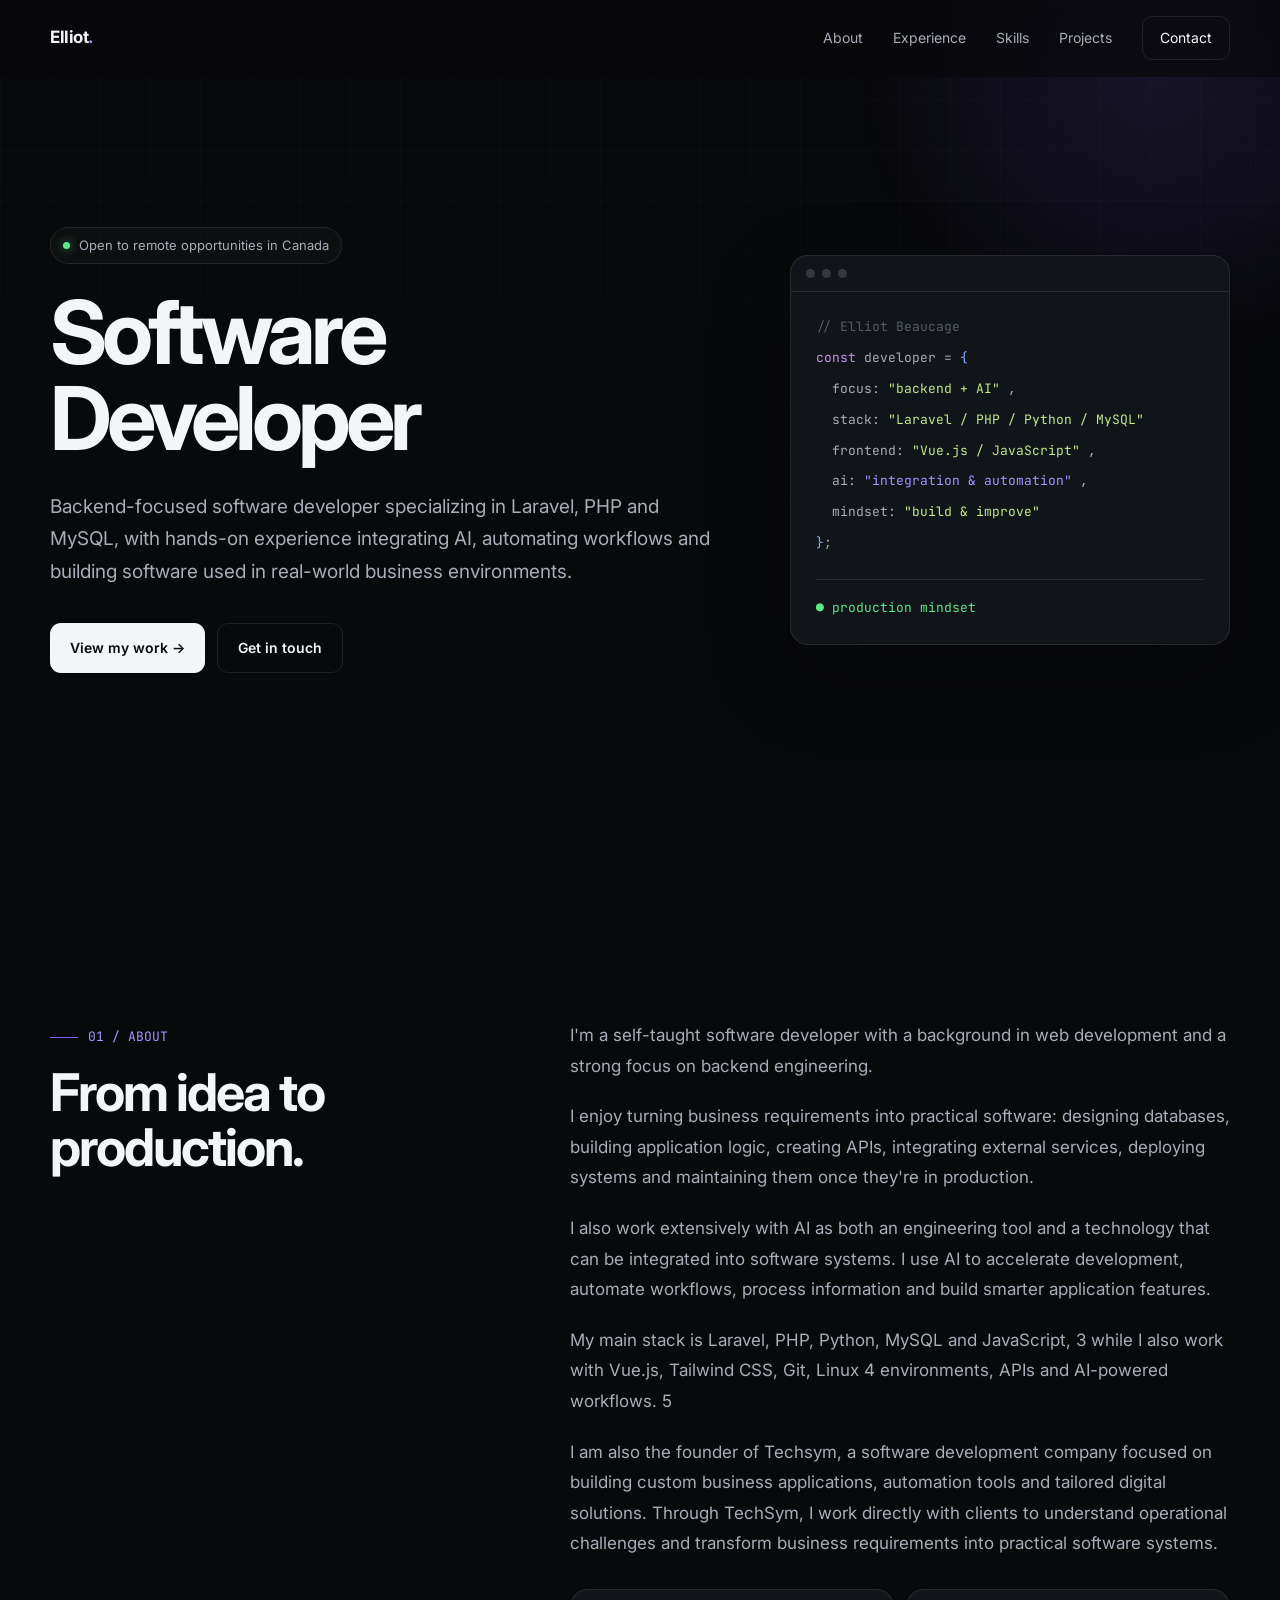
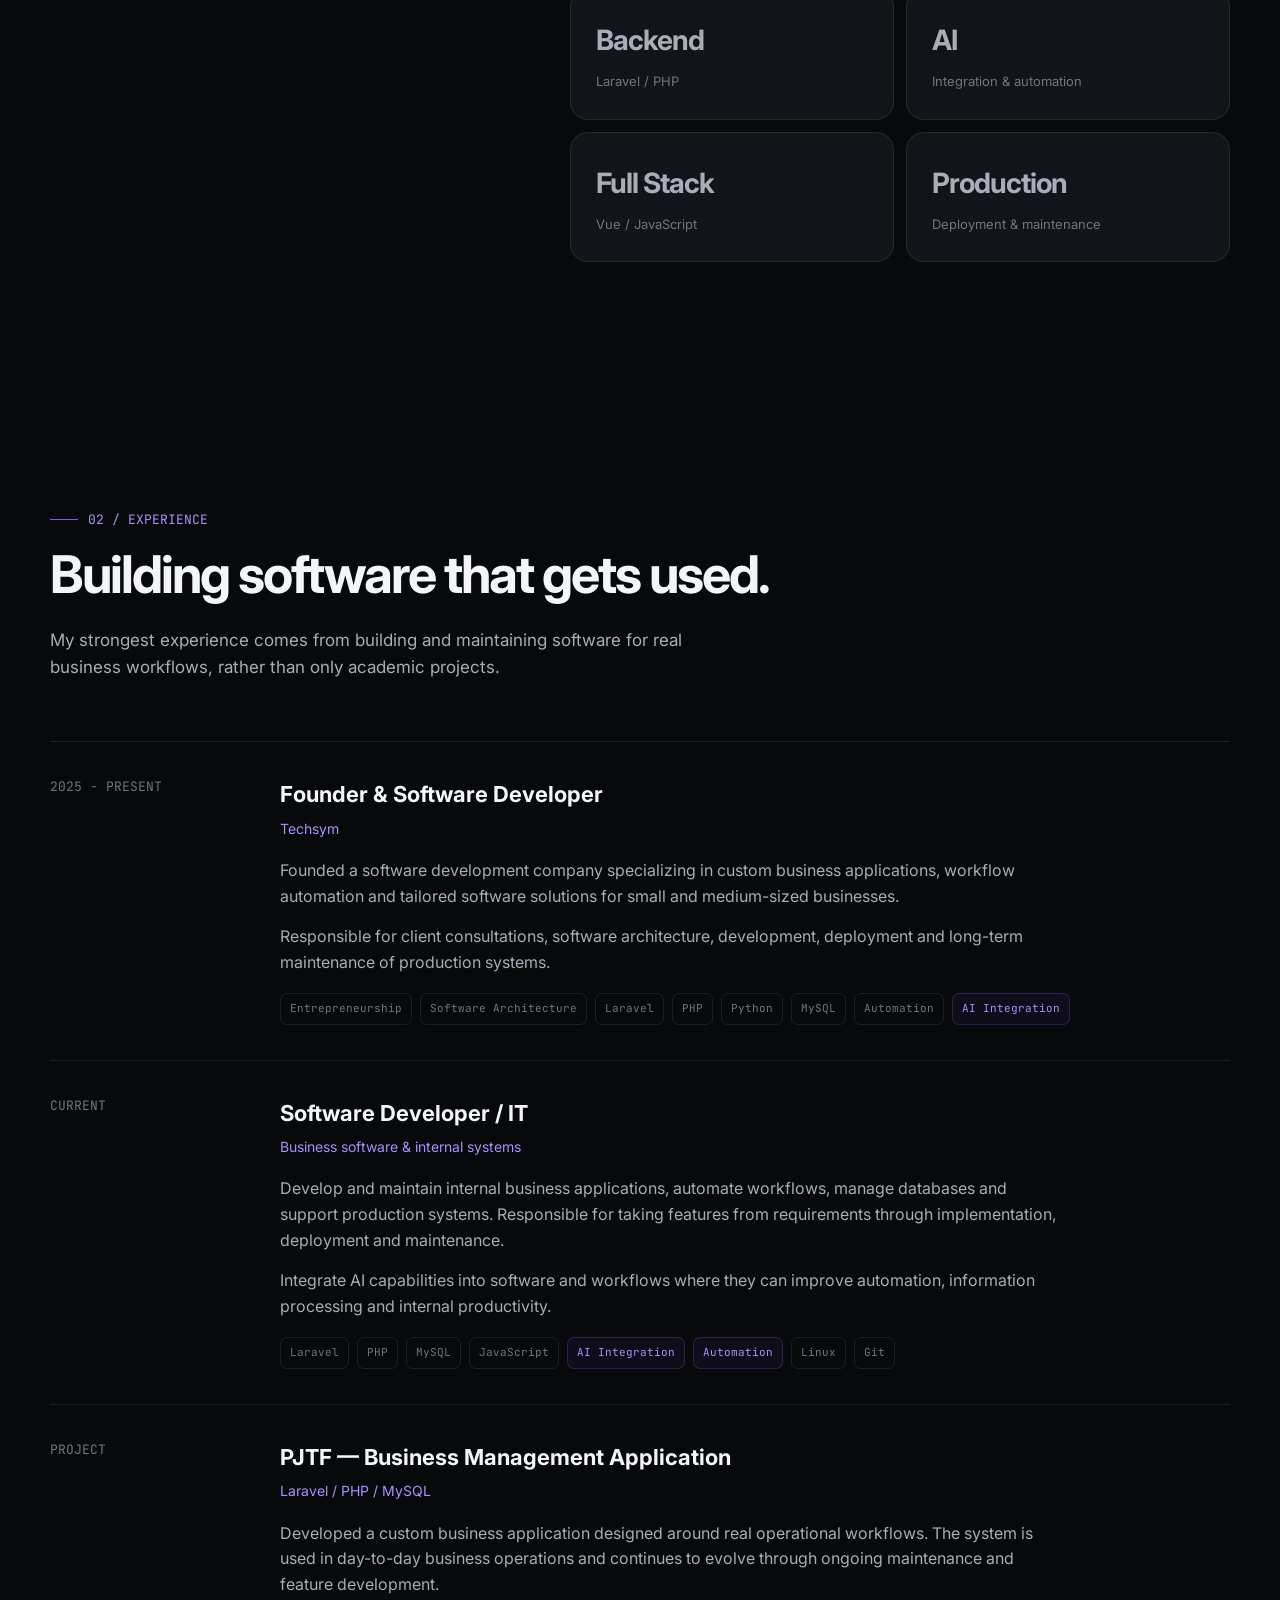
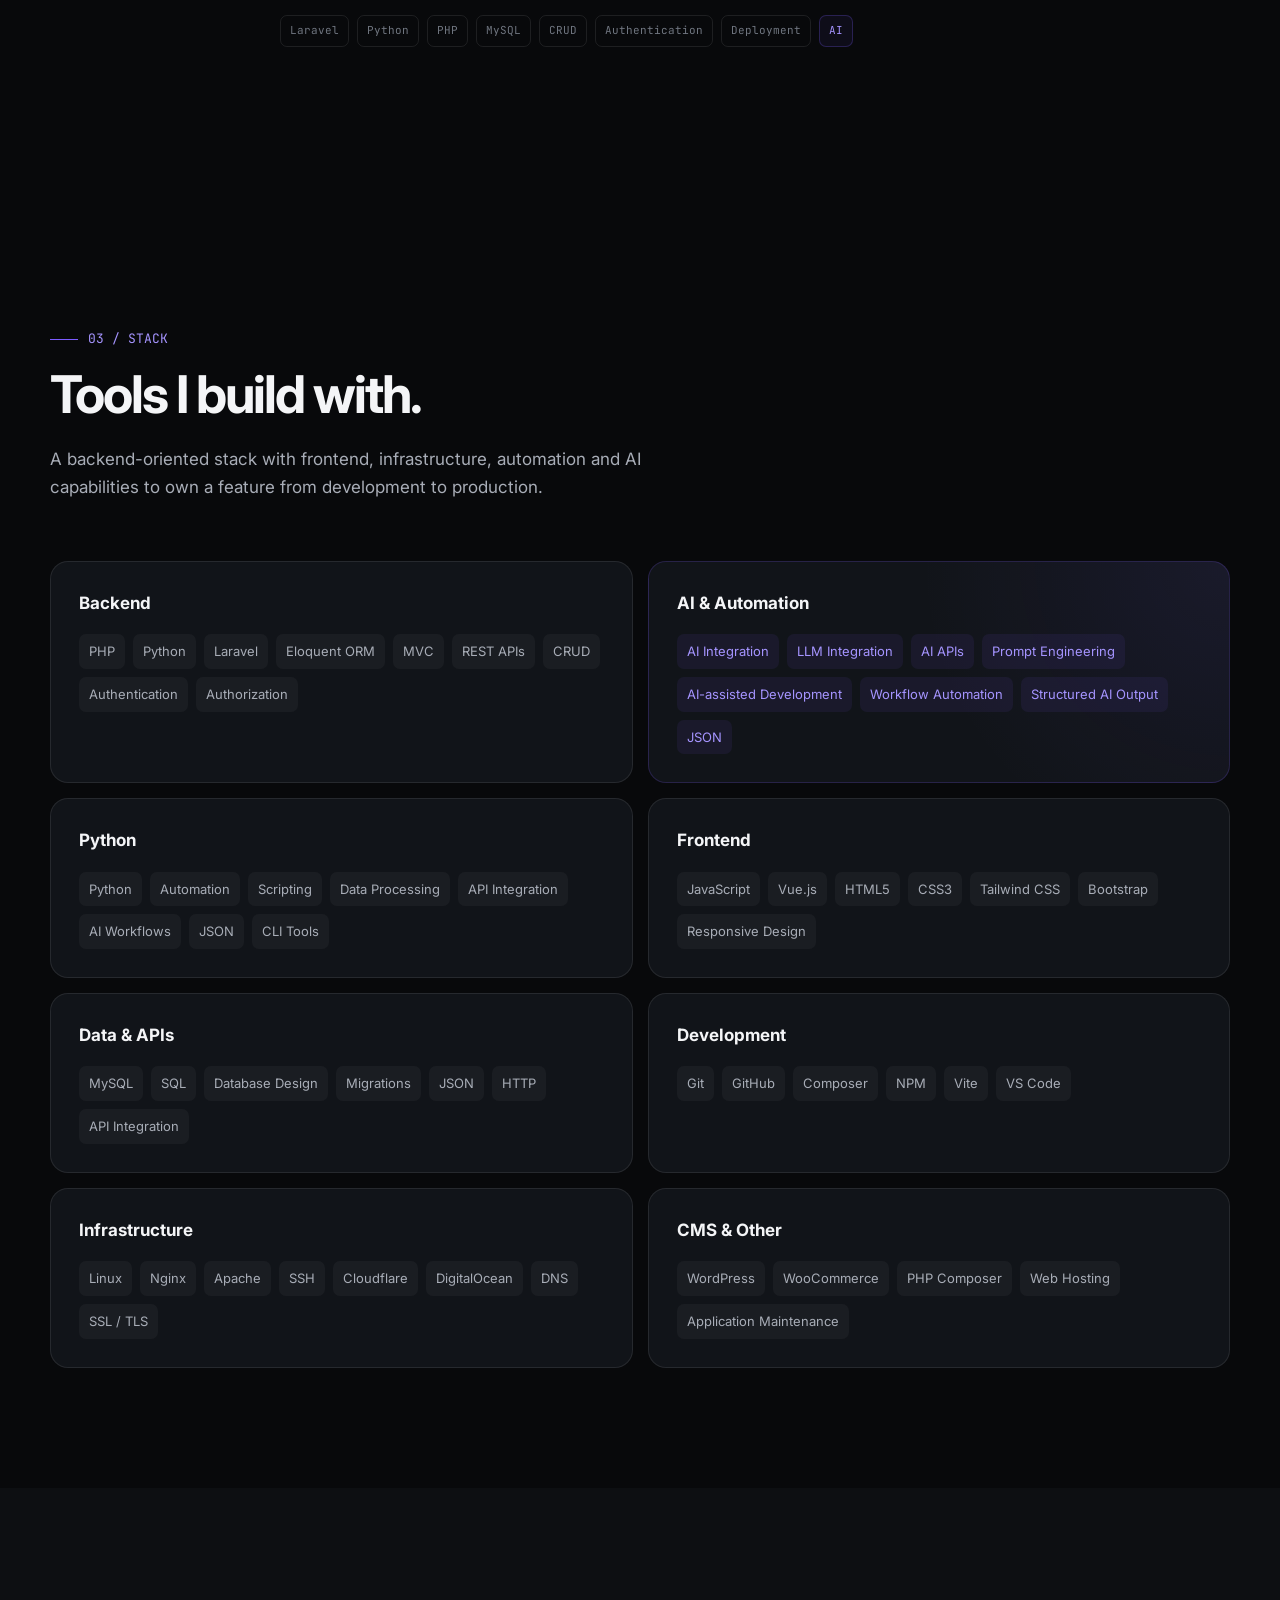
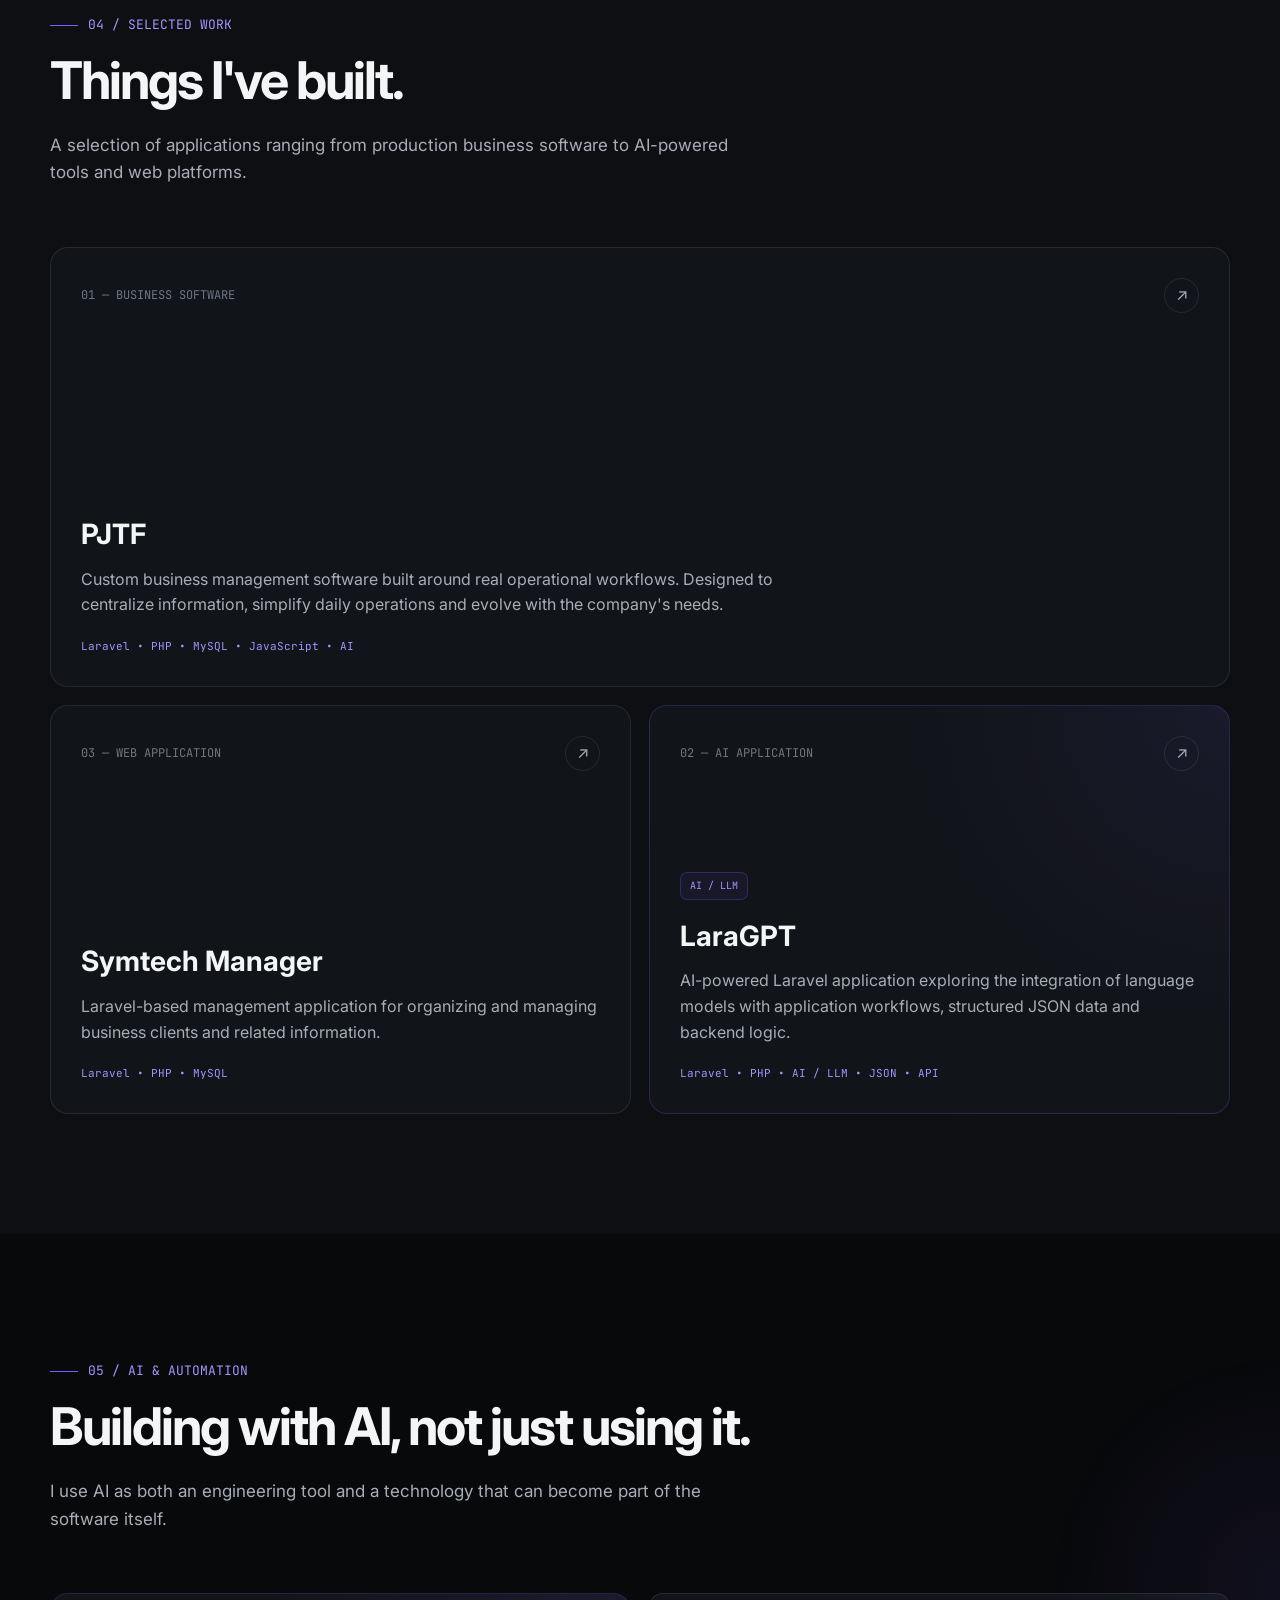
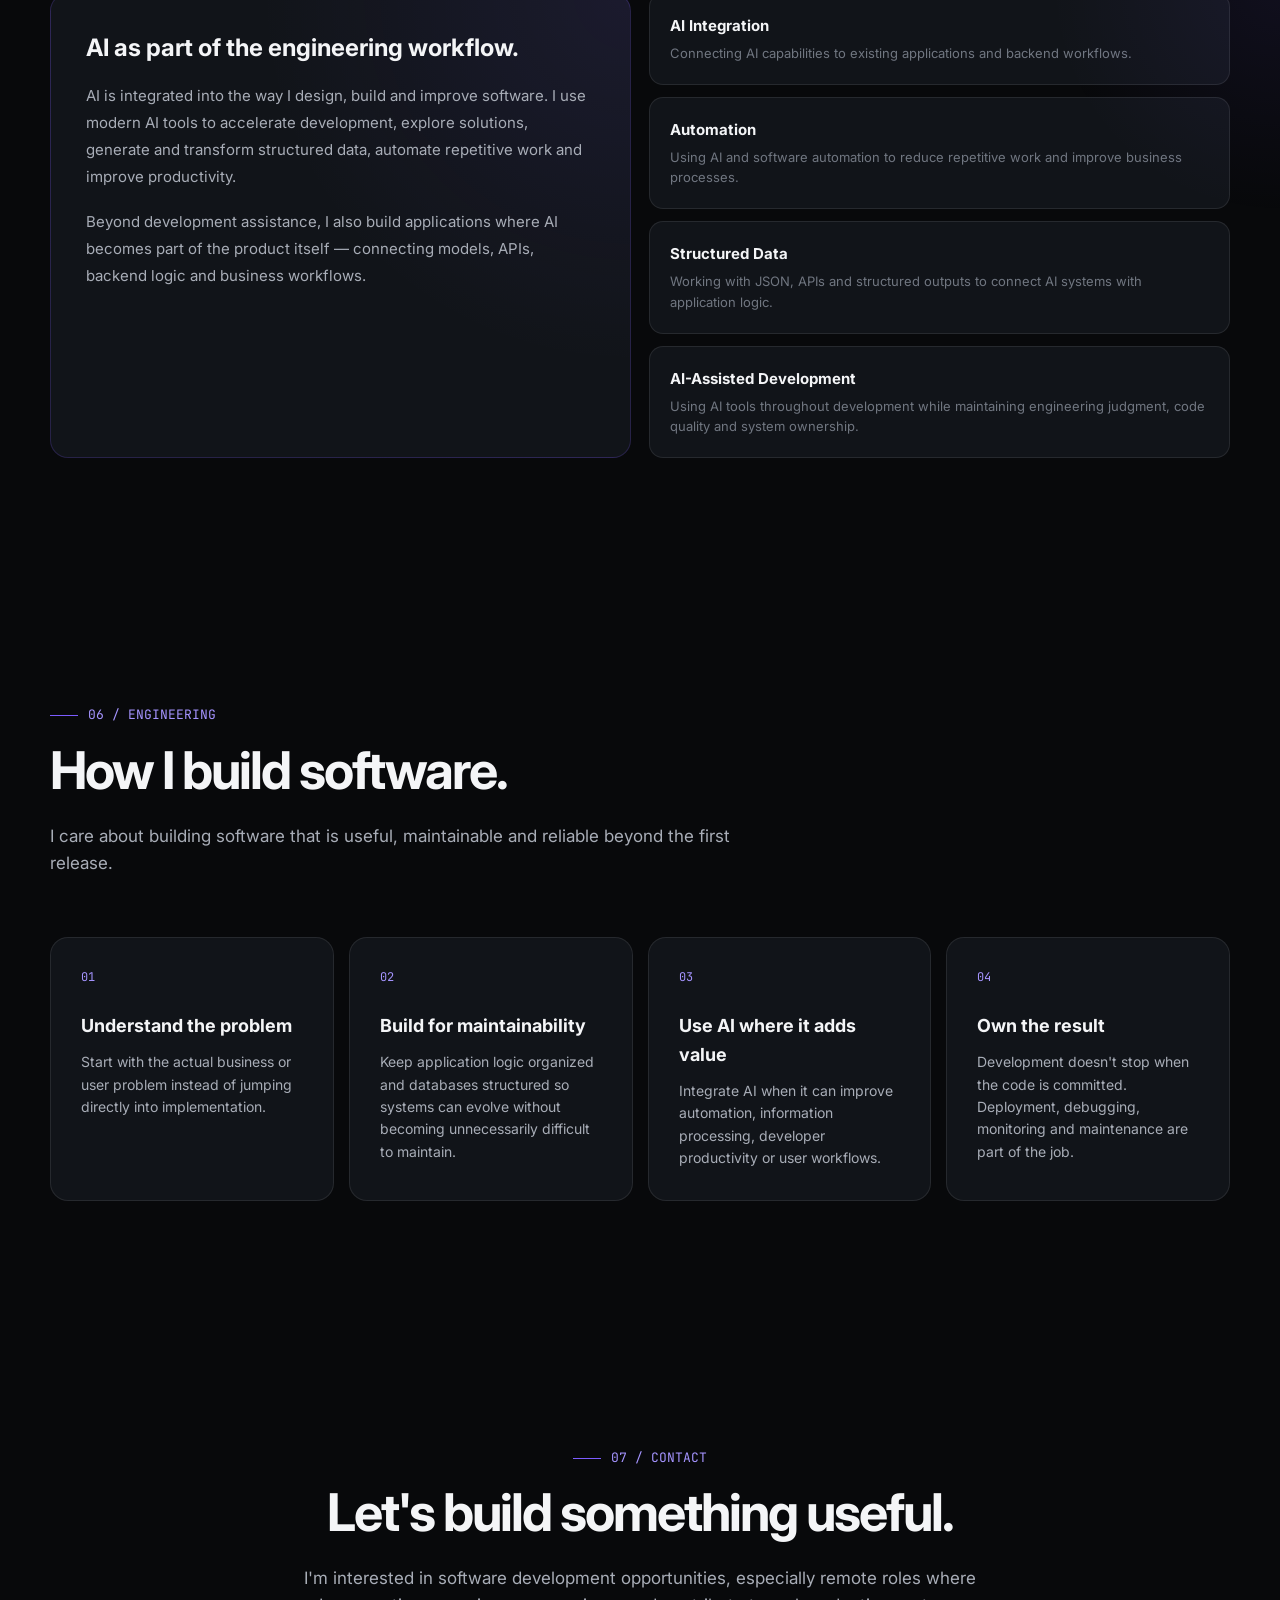
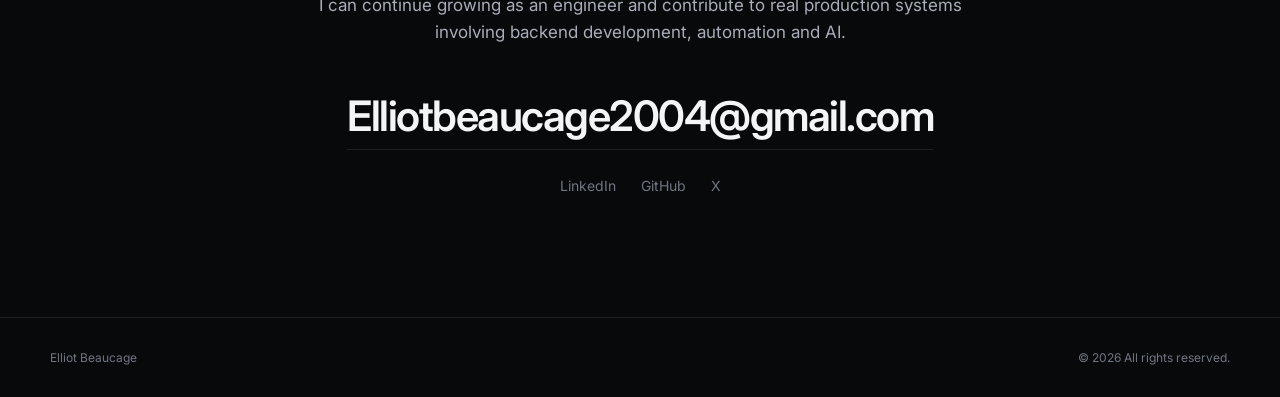
<file: index.html>
<!doctype html>
<html lang="en">
  <head>
    <meta charset="UTF-8" />
    <meta name="viewport" content="width=device-width, initial-scale=1.0" />

    <title>Elliot Beaucage — Software Developer</title>

    <meta
      name="description"
      content="Elliot Beaucage is a software developer specializing in backend systems, Laravel, PHP, Python, MySQL, AI integration and automation."
    />

    <link rel="preconnect" href="https://fonts.googleapis.com" />
    <link rel="preconnect" href="https://fonts.gstatic.com" crossorigin />

    <link
      href="https://fonts.googleapis.com/css2?family=Inter:wght@400;500;600;700&family=JetBrains+Mono:wght@400;500&display=swap"
      rel="stylesheet"
    />

    <style>
      :root {
        --bg: #08090b;
        --bg-soft: #0d0f12;
        --card: #111419;
        --card-hover: #15191f;

        --border: rgba(255, 255, 255, 0.09);
        --border-hover: rgba(255, 255, 255, 0.18);

        --text: #f4f5f7;
        --text-soft: #a8adb7;
        --text-muted: #707680;

        --accent: #7c5cff;
        --accent-light: #a594ff;

        --ai: #8b7cff;

        --max-width: 1180px;
        --radius: 18px;
      }

      * {
        margin: 0;
        padding: 0;
        box-sizing: border-box;
      }

      html {
        scroll-behavior: smooth;
      }

      body {
        background: var(--bg);
        color: var(--text);
        font-family: "Inter", sans-serif;
        line-height: 1.6;
        overflow-x: hidden;
      }

      a {
        color: inherit;
        text-decoration: none;
      }

      button {
        font: inherit;
      }

      /* =========================================================
         BACKGROUND
      ========================================================= */

      body::before {
        content: "";
        position: fixed;
        inset: 0;
        pointer-events: none;
        z-index: -2;

        background-image:
          linear-gradient(rgba(255, 255, 255, 0.025) 1px, transparent 1px),
          linear-gradient(
            90deg,
            rgba(255, 255, 255, 0.025) 1px,
            transparent 1px
          );

        background-size: 50px 50px;

        mask-image: linear-gradient(to bottom, black, transparent 80%);
      }

      .glow {
        position: fixed;
        width: 650px;
        height: 650px;

        background: radial-gradient(
          circle,
          rgba(124, 92, 255, 0.13),
          transparent 65%
        );

        top: -250px;
        right: -200px;

        pointer-events: none;
        z-index: -1;
      }

      /* =========================================================
         GLOBAL
      ========================================================= */

      .container {
        width: min(calc(100% - 40px), var(--max-width));
        margin-inline: auto;
      }

      section {
        padding: 120px 0;
      }

      .section-label {
        display: inline-flex;
        align-items: center;
        gap: 10px;

        color: var(--accent-light);

        font-family: "JetBrains Mono", monospace;
        font-size: 13px;

        margin-bottom: 18px;
      }

      .section-label::before {
        content: "";
        width: 28px;
        height: 1px;

        background: var(--accent);
      }

      .section-title {
        font-size: clamp(34px, 5vw, 52px);
        line-height: 1.05;
        letter-spacing: -2px;
        margin-bottom: 24px;
      }

      .section-description {
        max-width: 680px;

        color: var(--text-soft);
        font-size: 17px;
      }

      /* =========================================================
         NAVBAR
      ========================================================= */

      header {
        position: fixed;
        top: 0;
        left: 0;
        right: 0;

        z-index: 100;

        background: rgba(8, 9, 11, 0.75);
        backdrop-filter: blur(18px);

        border-bottom: 1px solid transparent;

        transition: 0.3s ease;
      }

      header.scrolled {
        border-color: var(--border);
      }

      nav {
        height: 76px;

        display: flex;
        align-items: center;
        justify-content: space-between;
      }

      .logo {
        font-weight: 700;
        font-size: 17px;
        letter-spacing: -0.5px;
      }

      .logo span {
        color: var(--accent-light);
      }

      .nav-links {
        display: flex;
        align-items: center;
        gap: 30px;
      }

      .nav-links a {
        color: var(--text-soft);
        font-size: 14px;
        transition: 0.2s;
      }

      .nav-links a:hover,
      .nav-links a.active {
        color: var(--text);
      }

      .nav-cta {
        padding: 10px 17px;

        border: 1px solid var(--border);
        border-radius: 10px;

        color: var(--text) !important;

        transition: 0.2s;
      }

      .nav-cta:hover {
        border-color: var(--border-hover);
        background: rgba(255, 255, 255, 0.04);
      }

      .mobile-menu {
        display: none;

        border: 0;
        background: transparent;

        color: white;
        font-size: 24px;

        cursor: pointer;
      }

      /* =========================================================
         HERO
      ========================================================= */

      .hero {
        min-height: 100vh;

        display: flex;
        align-items: center;

        padding-top: 120px;
      }

      .hero-grid {
        display: grid;
        grid-template-columns: 1.2fr 0.8fr;
        gap: 80px;

        align-items: center;
      }

      .availability {
        display: inline-flex;
        align-items: center;
        gap: 9px;

        padding: 7px 12px;

        border: 1px solid var(--border);
        border-radius: 100px;

        background: rgba(255, 255, 255, 0.025);

        color: var(--text-soft);

        font-size: 13px;
        margin-bottom: 25px;
      }

      .availability-dot {
        width: 7px;
        height: 7px;

        border-radius: 50%;
        background: #5ee68a;

        box-shadow: 0 0 12px rgba(94, 230, 138, 0.7);
      }

      .hero h1 {
        max-width: 900px;

        font-size: clamp(50px, 7vw, 88px);
        line-height: 0.98;
        letter-spacing: -5px;

        margin-bottom: 30px;
      }

      .hero h1 span {
        color: var(--accent-light);
      }

      .hero-description {
        max-width: 700px;

        color: var(--text-soft);

        font-size: 19px;
        line-height: 1.7;

        margin-bottom: 35px;
      }

      .hero-buttons {
        display: flex;
        flex-wrap: wrap;
        gap: 12px;
      }

      .btn {
        display: inline-flex;
        align-items: center;
        justify-content: center;
        gap: 10px;

        padding: 13px 20px;

        border-radius: 11px;

        font-size: 14px;
        font-weight: 600;

        transition: 0.25s;
      }

      .btn-primary {
        background: var(--text);
        color: #090a0c;
      }

      .btn-primary:hover {
        transform: translateY(-2px);
        background: white;
      }

      .btn-secondary {
        border: 1px solid var(--border);
        color: var(--text);
      }

      .btn-secondary:hover {
        border-color: var(--border-hover);
        background: rgba(255, 255, 255, 0.04);
      }

      /* =========================================================
         TERMINAL
      ========================================================= */

      .hero-terminal {
        background: var(--card);

        border: 1px solid var(--border);
        border-radius: var(--radius);

        overflow: hidden;

        box-shadow: 0 30px 80px rgba(0, 0, 0, 0.3);
      }

      .terminal-header {
        display: flex;
        align-items: center;
        gap: 7px;

        padding: 13px 15px;

        border-bottom: 1px solid var(--border);
      }

      .terminal-dot {
        width: 9px;
        height: 9px;
        border-radius: 50%;

        background: #343840;
      }

      .terminal-body {
        padding: 25px;

        font-family: "JetBrains Mono", monospace;
        font-size: 13px;

        color: var(--text-soft);
      }

      .code-line {
        margin-bottom: 10px;
      }

      .code-keyword {
        color: #c792ea;
      }

      .code-variable {
        color: #82aaff;
      }

      .code-string {
        color: #c3e88d;
      }

      .code-comment {
        color: #555c66;
      }

      .code-ai {
        color: var(--accent-light);
      }

      .terminal-status {
        margin-top: 25px;
        padding-top: 18px;

        border-top: 1px solid var(--border);

        color: #5ee68a;
      }

      /* =========================================================
         ABOUT
      ========================================================= */

      .about-grid {
        display: grid;
        grid-template-columns: 0.8fr 1.2fr;
        gap: 80px;
      }

      .about-text {
        color: var(--text-soft);
        font-size: 17px;
        line-height: 1.8;
      }

      .about-text p + p {
        margin-top: 20px;
      }

      .stats {
        display: grid;
        grid-template-columns: repeat(2, 1fr);
        gap: 12px;

        margin-top: 30px;
      }

      .stat {
        padding: 25px;

        border: 1px solid var(--border);
        border-radius: var(--radius);

        background: var(--card);
      }

      .stat-number {
        font-size: 28px;
        font-weight: 700;
        letter-spacing: -1px;
      }

      .stat-label {
        color: var(--text-muted);
        font-size: 13px;
        margin-top: 5px;
      }

      /* =========================================================
         EXPERIENCE
      ========================================================= */

      .experience-list {
        margin-top: 60px;
      }

      .experience-item {
        display: grid;
        grid-template-columns: 180px 1fr;
        gap: 50px;

        padding: 35px 0;

        border-top: 1px solid var(--border);
      }

      .experience-date {
        color: var(--text-muted);

        font-family: "JetBrains Mono", monospace;
        font-size: 13px;
      }

      .experience-content h3 {
        font-size: 22px;
        margin-bottom: 5px;
      }

      .experience-company {
        color: var(--accent-light);
        font-size: 14px;
        margin-bottom: 18px;
      }

      .experience-content p {
        color: var(--text-soft);
        max-width: 780px;
      }

      .experience-tags {
        display: flex;
        flex-wrap: wrap;
        gap: 8px;

        margin-top: 18px;
      }

      .tag {
        padding: 6px 9px;

        border: 1px solid var(--border);
        border-radius: 7px;

        color: var(--text-muted);

        font-family: "JetBrains Mono", monospace;
        font-size: 11px;
      }

      .tag.ai-tag {
        color: var(--accent-light);
        border-color: rgba(124, 92, 255, 0.25);
        background: rgba(124, 92, 255, 0.06);
      }

      /* =========================================================
         SKILLS
      ========================================================= */

      .skills-grid {
        display: grid;
        grid-template-columns: repeat(2, 1fr);
        gap: 15px;

        margin-top: 60px;
      }

      .skill-card {
        padding: 28px;

        border: 1px solid var(--border);
        border-radius: var(--radius);

        background: var(--card);

        transition: 0.25s;
      }

      .skill-card:hover {
        transform: translateY(-3px);
        border-color: var(--border-hover);
        background: var(--card-hover);
      }

      .skill-card.ai-card {
        border-color: rgba(124, 92, 255, 0.2);
        background:
          radial-gradient(
            circle at top right,
            rgba(124, 92, 255, 0.08),
            transparent 50%
          ),
          var(--card);
      }

      .skill-card h3 {
        font-size: 17px;
        margin-bottom: 17px;
      }

      .skill-list {
        display: flex;
        flex-wrap: wrap;
        gap: 8px;
      }

      .skill {
        padding: 7px 10px;

        border-radius: 7px;

        background: rgba(255, 255, 255, 0.04);

        color: var(--text-soft);

        font-size: 13px;
      }

      .skill.ai {
        color: var(--accent-light);
        background: rgba(124, 92, 255, 0.08);
      }

      /* =========================================================
         PROJECTS
      ========================================================= */

      .projects {
        background: var(--bg-soft);
      }

      .projects-grid {
        display: grid;
        grid-template-columns: repeat(2, 1fr);
        gap: 18px;

        margin-top: 60px;
      }

      .project {
        display: flex;
        flex-direction: column;

        min-height: 380px;

        padding: 30px;

        border: 1px solid var(--border);
        border-radius: var(--radius);

        background: var(--card);

        transition: 0.3s;
      }

      .project:hover {
        transform: translateY(-5px);
        border-color: var(--border-hover);
      }

      .project.featured {
        grid-column: span 2;
        min-height: 440px;
      }

      .project.ai-project {
        border-color: rgba(124, 92, 255, 0.22);

        background:
          radial-gradient(
            circle at top right,
            rgba(124, 92, 255, 0.08),
            transparent 45%
          ),
          var(--card);
      }

      .project-top {
        display: flex;
        align-items: center;
        justify-content: space-between;

        margin-bottom: auto;
      }

      .project-number {
        color: var(--text-muted);

        font-family: "JetBrains Mono", monospace;
        font-size: 12px;
      }

      .project-link {
        width: 35px;
        height: 35px;

        display: flex;
        align-items: center;
        justify-content: center;

        border: 1px solid var(--border);
        border-radius: 50%;

        color: var(--text-soft);

        transition: 0.2s;
      }

      .project-link:hover {
        color: white;
        border-color: var(--accent);
      }

      .project-content {
        margin-top: 100px;
      }

      .project h3 {
        font-size: 28px;
        margin-bottom: 10px;
      }

      .project p {
        max-width: 700px;

        color: var(--text-soft);
      }

      .project-tech {
        display: flex;
        flex-wrap: wrap;
        gap: 7px;

        margin-top: 20px;
      }

      .project-tech span {
        color: var(--accent-light);

        font-family: "JetBrains Mono", monospace;
        font-size: 11px;
      }

      .project-badge {
        display: inline-flex;
        width: fit-content;

        margin-bottom: 14px;
        padding: 5px 9px;

        border: 1px solid rgba(124, 92, 255, 0.25);
        border-radius: 7px;

        background: rgba(124, 92, 255, 0.07);

        color: var(--accent-light);

        font-family: "JetBrains Mono", monospace;
        font-size: 10px;
      }

      /* =========================================================
         AI SECTION
      ========================================================= */

      .ai-section {
        position: relative;
        overflow: hidden;
      }

      .ai-section::after {
        content: "";

        position: absolute;

        width: 500px;
        height: 500px;

        right: -250px;
        top: 100px;

        background: radial-gradient(
          circle,
          rgba(124, 92, 255, 0.08),
          transparent 65%
        );

        pointer-events: none;
      }

      .ai-grid {
        display: grid;
        grid-template-columns: 1fr 1fr;
        gap: 18px;

        margin-top: 60px;
      }

      .ai-card-large {
        padding: 35px;

        border: 1px solid rgba(124, 92, 255, 0.2);
        border-radius: var(--radius);

        background:
          radial-gradient(
            circle at top right,
            rgba(124, 92, 255, 0.09),
            transparent 50%
          ),
          var(--card);
      }

      .ai-card-large h3 {
        font-size: 24px;
        margin-bottom: 15px;
      }

      .ai-card-large p {
        color: var(--text-soft);
        font-size: 15px;
        line-height: 1.8;
      }

      .ai-points {
        display: grid;
        gap: 12px;
      }

      .ai-point {
        padding: 20px;

        border: 1px solid var(--border);
        border-radius: 14px;

        background: var(--card);
      }

      .ai-point h4 {
        margin-bottom: 5px;
        font-size: 15px;
      }

      .ai-point p {
        color: var(--text-muted);
        font-size: 13px;
      }

      /* =========================================================
         ENGINEERING APPROACH
      ========================================================= */

      .principles-grid {
        display: grid;
        grid-template-columns: repeat(4, 1fr);
        gap: 15px;

        margin-top: 60px;
      }

      .principle {
        padding: 30px;

        border: 1px solid var(--border);
        border-radius: var(--radius);

        background: var(--card);
      }

      .principle-number {
        color: var(--accent-light);

        font-family: "JetBrains Mono", monospace;
        font-size: 12px;

        margin-bottom: 25px;
      }

      .principle h3 {
        font-size: 18px;
        margin-bottom: 10px;
      }

      .principle p {
        color: var(--text-soft);
        font-size: 14px;
      }

      /* =========================================================
         CONTACT
      ========================================================= */

      .contact {
        text-align: center;
      }

      .contact .section-description {
        margin-inline: auto;
      }

      .contact-email {
        display: inline-block;

        margin: 35px 0 25px;

        font-size: clamp(24px, 4vw, 42px);
        font-weight: 600;

        letter-spacing: -1.5px;

        border-bottom: 1px solid var(--border);

        transition: 0.2s;
      }

      .contact-email:hover {
        color: var(--accent-light);
        border-color: var(--accent);
      }

      .socials {
        display: flex;
        justify-content: center;
        gap: 25px;
      }

      .socials a {
        color: var(--text-muted);
        font-size: 14px;

        transition: 0.2s;
      }

      .socials a:hover {
        color: var(--text);
      }

      /* =========================================================
         FOOTER
      ========================================================= */

      footer {
        padding: 30px 0;

        border-top: 1px solid var(--border);

        color: var(--text-muted);
        font-size: 12px;
      }

      .footer-inner {
        display: flex;
        justify-content: space-between;
        gap: 20px;
      }

      /* =========================================================
         REVEAL ANIMATION
      ========================================================= */

      .reveal {
        opacity: 0;
        transform: translateY(25px);

        transition:
          opacity 0.7s ease,
          transform 0.7s ease;
      }

      .reveal.visible {
        opacity: 1;
        transform: translateY(0);
      }

      /* =========================================================
         RESPONSIVE
      ========================================================= */

      @media (max-width: 1000px) {
        .principles-grid {
          grid-template-columns: repeat(2, 1fr);
        }
      }

      @media (max-width: 850px) {
        .nav-links {
          position: absolute;

          top: 76px;
          left: 20px;
          right: 20px;

          display: none;
          flex-direction: column;
          align-items: stretch;

          padding: 15px;

          border: 1px solid var(--border);
          border-radius: 15px;

          background: rgba(13, 15, 18, 0.97);
        }

        .nav-links.open {
          display: flex;
        }

        .nav-links a {
          padding: 10px;
        }

        .mobile-menu {
          display: block;
        }

        .hero-grid,
        .about-grid,
        .ai-grid {
          grid-template-columns: 1fr;
          gap: 50px;
        }

        .hero h1 {
          letter-spacing: -3px;
        }

        .projects-grid {
          grid-template-columns: 1fr;
        }

        .project.featured {
          grid-column: span 1;
        }

        .principles-grid {
          grid-template-columns: 1fr 1fr;
        }

        .experience-item {
          grid-template-columns: 1fr;
          gap: 10px;
        }
      }

      @media (max-width: 600px) {
        section {
          padding: 85px 0;
        }

        .container {
          width: min(calc(100% - 30px), var(--max-width));
        }

        .hero {
          padding-top: 100px;
        }

        .stats,
        .skills-grid,
        .principles-grid {
          grid-template-columns: 1fr;
        }

        .project {
          min-height: 330px;
        }

        .project-content {
          margin-top: 70px;
        }

        .footer-inner {
          flex-direction: column;
        }

        .terminal-body {
          font-size: 11px;
          padding: 20px;
        }
      }
    </style>
  </head>

  <body>
    <div class="glow"></div>

    <!-- =========================================================
         NAVIGATION
    ========================================================== -->

    <header id="header">
      <div class="container">
        <nav>
          <a href="#home" class="logo"> Elliot<span>.</span> </a>

          <div class="nav-links" id="navLinks">
            <a href="#about">About</a>
            <a href="#experience">Experience</a>
            <a href="#skills">Skills</a>
            <a href="#projects">Projects</a>
            <a href="#contact" class="nav-cta">Contact</a>
          </div>

          <button
            class="mobile-menu"
            id="mobileMenu"
            aria-label="Open menu"
            aria-expanded="false"
          >
            ☰
          </button>
        </nav>
      </div>
    </header>

    <main>
      <!-- =====================================================
           HERO
      ====================================================== -->

      <section class="hero" id="home">
        <div class="container">
          <div class="hero-grid">
            <div class="hero-content reveal">
              <div class="availability">
                <span class="availability-dot"></span>
                Open to remote opportunities in Canada
              </div>

              <h1>Software Developer</h1>

              <p class="hero-description">
                Backend-focused software developer specializing in Laravel, PHP
                and MySQL, with hands-on experience integrating AI, automating
                workflows and building software used in real-world business
                environments.
              </p>

              <div class="hero-buttons">
                <a href="#projects" class="btn btn-primary"> View my work → </a>

                <a
                  href="mailto:Elliotbeaucage2004@gmail.com"
                  class="btn btn-secondary"
                >
                  Get in touch
                </a>
              </div>
            </div>

            <div class="hero-terminal reveal">
              <div class="terminal-header">
                <span class="terminal-dot"></span>
                <span class="terminal-dot"></span>
                <span class="terminal-dot"></span>
              </div>

              <div class="terminal-body">
                <div class="code-line">
                  <span class="code-comment"> // Elliot Beaucage </span>
                </div>

                <div class="code-line">
                  <span class="code-keyword">const</span>
                  developer =
                  <span class="code-variable">{</span>
                </div>

                <div class="code-line">
                  &nbsp;&nbsp;focus:
                  <span class="code-string"> "backend + AI" </span>,
                </div>

                <div class="code-line">
                  &nbsp;&nbsp;stack:
                  <span class="code-string">
                    "Laravel / PHP / Python / MySQL"
                  </span>
                </div>

                <div class="code-line">
                  &nbsp;&nbsp;frontend:
                  <span class="code-string"> "Vue.js / JavaScript" </span>,
                </div>

                <div class="code-line">
                  &nbsp;&nbsp;ai:
                  <span class="code-ai"> "integration & automation" </span>,
                </div>

                <div class="code-line">
                  &nbsp;&nbsp;mindset:
                  <span class="code-string"> "build & improve" </span>
                </div>

                <div class="code-line">
                  <span class="code-variable">}</span>;
                </div>

                <div class="terminal-status">● production mindset</div>
              </div>
            </div>
          </div>
        </div>
      </section>

      <!-- =====================================================
           ABOUT
      ====================================================== -->

      <section id="about">
        <div class="container">
          <div class="about-grid">
            <div class="reveal">
              <div class="section-label">01 / ABOUT</div>

              <h2 class="section-title">From idea to production.</h2>
            </div>

            <div class="about-text reveal">
              <p>
                I'm a self-taught software developer with a background in web
                development and a strong focus on backend engineering.
              </p>

              <p>
                I enjoy turning business requirements into practical software:
                designing databases, building application logic, creating APIs,
                integrating external services, deploying systems and maintaining
                them once they're in production.
              </p>

              <p>
                I also work extensively with AI as both an engineering tool and
                a technology that can be integrated into software systems. I use
                AI to accelerate development, automate workflows, process
                information and build smarter application features.
              </p>

              <p>
                My main stack is Laravel, PHP, Python, MySQL and JavaScript, 3
                while I also work with Vue.js, Tailwind CSS, Git, Linux 4
                environments, APIs and AI-powered workflows. 5
              </p>

              <p>
                I am also the founder of Techsym, a software development company
                focused on building custom business applications, automation
                tools and tailored digital solutions. Through TechSym, I work
                directly with clients to understand operational challenges and
                transform business requirements into practical software systems.
              </p>

              <div class="stats">
                <div class="stat">
                  <div class="stat-number">Backend</div>

                  <div class="stat-label">Laravel / PHP</div>
                </div>

                <div class="stat">
                  <div class="stat-number">AI</div>

                  <div class="stat-label">Integration & automation</div>
                </div>

                <div class="stat">
                  <div class="stat-number">Full Stack</div>

                  <div class="stat-label">Vue / JavaScript</div>
                </div>

                <div class="stat">
                  <div class="stat-number">Production</div>

                  <div class="stat-label">Deployment & maintenance</div>
                </div>
              </div>
            </div>
          </div>
        </div>
      </section>

      <!-- =====================================================
           EXPERIENCE
      ====================================================== -->

      <section id="experience">
        <div class="container">
          <div class="reveal">
            <div class="section-label">02 / EXPERIENCE</div>

            <h2 class="section-title">Building software that gets used.</h2>

            <p class="section-description">
              My strongest experience comes from building and maintaining
              software for real business workflows, rather than only academic
              projects.
            </p>
          </div>

          <div class="experience-list">
            <article class="experience-item reveal">
              <div class="experience-date">2025 - PRESENT</div>

              <div class="experience-content">
                <h3>Founder & Software Developer</h3>

                <div class="experience-company">Techsym</div>

                <p>
                  Founded a software development company specializing in custom
                  business applications, workflow automation and tailored
                  software solutions for small and medium-sized businesses.
                </p>

                <p style="margin-top: 15px">
                  Responsible for client consultations, software architecture,
                  development, deployment and long-term maintenance of
                  production systems.
                </p>

                <div class="experience-tags">
                  <span class="tag">Entrepreneurship</span>
                  <span class="tag">Software Architecture</span>
                  <span class="tag">Laravel</span>
                  <span class="tag">PHP</span>
                  <span class="tag">Python</span>
                  <span class="tag">MySQL</span>
                  <span class="tag">Automation</span>
                  <span class="tag ai-tag">AI Integration</span>
                </div>
              </div>
            </article>

            <article class="experience-item reveal">
              <div class="experience-date">CURRENT</div>

              <div class="experience-content">
                <h3>Software Developer / IT</h3>

                <div class="experience-company">
                  Business software & internal systems
                </div>

                <p>
                  Develop and maintain internal business applications, automate
                  workflows, manage databases and support production systems.
                  Responsible for taking features from requirements through
                  implementation, deployment and maintenance.
                </p>

                <p style="margin-top: 15px">
                  Integrate AI capabilities into software and workflows where
                  they can improve automation, information processing and
                  internal productivity.
                </p>

                <div class="experience-tags">
                  <span class="tag"> Laravel </span>

                  <span class="tag"> PHP </span>

                  <span class="tag"> MySQL </span>

                  <span class="tag"> JavaScript </span>

                  <span class="tag ai-tag"> AI Integration </span>

                  <span class="tag ai-tag"> Automation </span>

                  <span class="tag"> Linux </span>

                  <span class="tag"> Git </span>
                </div>
              </div>
            </article>

            <article class="experience-item reveal">
              <div class="experience-date">PROJECT</div>

              <div class="experience-content">
                <h3>PJTF — Business Management Application</h3>

                <div class="experience-company">Laravel / PHP / MySQL</div>

                <p>
                  Developed a custom business application designed around real
                  operational workflows. The system is used in day-to-day
                  business operations and continues to evolve through ongoing
                  maintenance and feature development.
                </p>

                <div class="experience-tags">
                  <span class="tag"> Laravel </span>

                  <span class="tag"> Python </span>

                  <span class="tag"> PHP </span>

                  <span class="tag"> MySQL </span>

                  <span class="tag"> CRUD </span>

                  <span class="tag"> Authentication </span>

                  <span class="tag"> Deployment </span>

                  <span class="tag ai-tag"> AI </span>
                </div>
              </div>
            </article>
          </div>
        </div>
      </section>

      <!-- =====================================================
           SKILLS
      ====================================================== -->

      <section id="skills">
        <div class="container">
          <div class="reveal">
            <div class="section-label">03 / STACK</div>

            <h2 class="section-title">Tools I build with.</h2>

            <p class="section-description">
              A backend-oriented stack with frontend, infrastructure, automation
              and AI capabilities to own a feature from development to
              production.
            </p>
          </div>

          <div class="skills-grid">
            <!-- BACKEND -->

            <div class="skill-card reveal">
              <h3>Backend</h3>

              <div class="skill-list">
                <span class="skill">PHP</span>
                <span class="skill">Python</span>
                <span class="skill">Laravel</span>
                <span class="skill">Eloquent ORM</span>
                <span class="skill">MVC</span>
                <span class="skill">REST APIs</span>
                <span class="skill">CRUD</span>
                <span class="skill">Authentication</span>
                <span class="skill">Authorization</span>
              </div>
            </div>

            <!-- AI -->

            <div class="skill-card ai-card reveal">
              <h3>AI & Automation</h3>

              <div class="skill-list">
                <span class="skill ai"> AI Integration </span>

                <span class="skill ai"> LLM Integration </span>

                <span class="skill ai"> AI APIs </span>

                <span class="skill ai"> Prompt Engineering </span>

                <span class="skill ai"> AI-assisted Development </span>

                <span class="skill ai"> Workflow Automation </span>

                <span class="skill ai"> Structured AI Output </span>

                <span class="skill ai"> JSON </span>
              </div>
            </div>

            <div class="skill-card reveal">
              <h3>Python</h3>

              <div class="skill-list">
                <span class="skill">Python</span>
                <span class="skill">Automation</span>
                <span class="skill">Scripting</span>
                <span class="skill">Data Processing</span>
                <span class="skill">API Integration</span>
                <span class="skill">AI Workflows</span>
                <span class="skill">JSON</span>
                <span class="skill">CLI Tools</span>
              </div>
            </div>

            <!-- FRONTEND -->

            <div class="skill-card reveal">
              <h3>Frontend</h3>

              <div class="skill-list">
                <span class="skill">JavaScript</span>
                <span class="skill">Vue.js</span>
                <span class="skill">HTML5</span>
                <span class="skill">CSS3</span>
                <span class="skill">Tailwind CSS</span>
                <span class="skill">Bootstrap</span>
                <span class="skill">Responsive Design</span>
              </div>
            </div>

            <!-- DATA -->

            <div class="skill-card reveal">
              <h3>Data & APIs</h3>

              <div class="skill-list">
                <span class="skill">MySQL</span>
                <span class="skill">SQL</span>
                <span class="skill">Database Design</span>
                <span class="skill">Migrations</span>
                <span class="skill">JSON</span>
                <span class="skill">HTTP</span>
                <span class="skill">API Integration</span>
              </div>
            </div>

            <!-- DEVELOPMENT -->

            <div class="skill-card reveal">
              <h3>Development</h3>

              <div class="skill-list">
                <span class="skill">Git</span>
                <span class="skill">GitHub</span>
                <span class="skill">Composer</span>
                <span class="skill">NPM</span>
                <span class="skill">Vite</span>
                <span class="skill">VS Code</span>
              </div>
            </div>

            <!-- INFRASTRUCTURE -->

            <div class="skill-card reveal">
              <h3>Infrastructure</h3>

              <div class="skill-list">
                <span class="skill">Linux</span>
                <span class="skill">Nginx</span>
                <span class="skill">Apache</span>
                <span class="skill">SSH</span>
                <span class="skill">Cloudflare</span>
                <span class="skill">DigitalOcean</span>
                <span class="skill">DNS</span>
                <span class="skill">SSL / TLS</span>
              </div>
            </div>

            <!-- CMS -->

            <div class="skill-card reveal">
              <h3>CMS & Other</h3>

              <div class="skill-list">
                <span class="skill">WordPress</span>
                <span class="skill">WooCommerce</span>
                <span class="skill">PHP Composer</span>
                <span class="skill">Web Hosting</span>
                <span class="skill">Application Maintenance</span>
              </div>
            </div>
          </div>
        </div>
      </section>

      <!-- =====================================================
           PROJECTS
      ====================================================== -->

      <section class="projects" id="projects">
        <div class="container">
          <div class="reveal">
            <div class="section-label">04 / SELECTED WORK</div>

            <h2 class="section-title">Things I've built.</h2>

            <p class="section-description">
              A selection of applications ranging from production business
              software to AI-powered tools and web platforms.
            </p>
          </div>

          <div class="projects-grid">
            <!-- PJTF -->

            <article class="project featured reveal">
              <div class="project-top">
                <span class="project-number"> 01 — BUSINESS SOFTWARE </span>

                <a href="#" class="project-link" aria-label="PJTF project">
                  ↗
                </a>
              </div>

              <div class="project-content">
                <h3>PJTF</h3>

                <p>
                  Custom business management software built around real
                  operational workflows. Designed to centralize information,
                  simplify daily operations and evolve with the company's needs.
                </p>

                <div class="project-tech">
                  <span>Laravel</span>
                  <span>•</span>
                  <span>PHP</span>
                  <span>•</span>
                  <span>MySQL</span>
                  <span>•</span>
                  <span>JavaScript</span>
                  <span>•</span>
                  <span>AI</span>
                </div>
              </div>
            </article>

            <!-- SYMTECH -->

            <article class="project reveal">
              <div class="project-top">
                <span class="project-number"> 03 — WEB APPLICATION </span>

                <a
                  href="https://www.symtechmanager.com/"
                  target="_blank"
                  rel="noopener noreferrer"
                  class="project-link"
                  aria-label="Open Symtech Manager"
                >
                  ↗
                </a>
              </div>

              <div class="project-content">
                <h3>Symtech Manager</h3>

                <p>
                  Laravel-based management application for organizing and
                  managing business clients and related information.
                </p>

                <div class="project-tech">
                  <span>Laravel</span>
                  <span>•</span>
                  <span>PHP</span>
                  <span>•</span>
                  <span>MySQL</span>
                </div>
              </div>
            </article>

            <!-- LARAGPT -->

            <article class="project ai-project reveal">
              <div class="project-top">
                <span class="project-number"> 02 — AI APPLICATION </span>

                <a href="#" class="project-link" aria-label="LaraGPT project">
                  ↗
                </a>
              </div>

              <div class="project-content">
                <span class="project-badge"> AI / LLM </span>

                <h3>LaraGPT</h3>

                <p>
                  AI-powered Laravel application exploring the integration of
                  language models with application workflows, structured JSON
                  data and backend logic.
                </p>

                <div class="project-tech">
                  <span>Laravel</span>
                  <span>•</span>
                  <span>PHP</span>
                  <span>•</span>
                  <span>AI / LLM</span>
                  <span>•</span>
                  <span>JSON</span>
                  <span>•</span>
                  <span>API</span>
                </div>
              </div>
            </article>
          </div>
        </div>
      </section>

      <!-- =====================================================
           AI & AUTOMATION
      ====================================================== -->

      <section class="ai-section">
        <div class="container">
          <div class="reveal">
            <div class="section-label">05 / AI & AUTOMATION</div>

            <h2 class="section-title">Building with AI, not just using it.</h2>

            <p class="section-description">
              I use AI as both an engineering tool and a technology that can
              become part of the software itself.
            </p>
          </div>

          <div class="ai-grid">
            <div class="ai-card-large reveal">
              <h3>AI as part of the engineering workflow.</h3>

              <p>
                AI is integrated into the way I design, build and improve
                software. I use modern AI tools to accelerate development,
                explore solutions, generate and transform structured data,
                automate repetitive work and improve productivity.
              </p>

              <p style="margin-top: 18px">
                Beyond development assistance, I also build applications where
                AI becomes part of the product itself — connecting models, APIs,
                backend logic and business workflows.
              </p>
            </div>

            <div class="ai-points reveal">
              <div class="ai-point">
                <h4>AI Integration</h4>

                <p>
                  Connecting AI capabilities to existing applications and
                  backend workflows.
                </p>
              </div>

              <div class="ai-point">
                <h4>Automation</h4>

                <p>
                  Using AI and software automation to reduce repetitive work and
                  improve business processes.
                </p>
              </div>

              <div class="ai-point">
                <h4>Structured Data</h4>

                <p>
                  Working with JSON, APIs and structured outputs to connect AI
                  systems with application logic.
                </p>
              </div>

              <div class="ai-point">
                <h4>AI-Assisted Development</h4>

                <p>
                  Using AI tools throughout development while maintaining
                  engineering judgment, code quality and system ownership.
                </p>
              </div>
            </div>
          </div>
        </div>
      </section>

      <!-- =====================================================
           ENGINEERING APPROACH
      ====================================================== -->

      <section>
        <div class="container">
          <div class="reveal">
            <div class="section-label">06 / ENGINEERING</div>

            <h2 class="section-title">How I build software.</h2>

            <p class="section-description">
              I care about building software that is useful, maintainable and
              reliable beyond the first release.
            </p>
          </div>

          <div class="principles-grid">
            <article class="principle reveal">
              <div class="principle-number">01</div>

              <h3>Understand the problem</h3>

              <p>
                Start with the actual business or user problem instead of
                jumping directly into implementation.
              </p>
            </article>

            <article class="principle reveal">
              <div class="principle-number">02</div>

              <h3>Build for maintainability</h3>

              <p>
                Keep application logic organized and databases structured so
                systems can evolve without becoming unnecessarily difficult to
                maintain.
              </p>
            </article>

            <article class="principle reveal">
              <div class="principle-number">03</div>

              <h3>Use AI where it adds value</h3>

              <p>
                Integrate AI when it can improve automation, information
                processing, developer productivity or user workflows.
              </p>
            </article>

            <article class="principle reveal">
              <div class="principle-number">04</div>

              <h3>Own the result</h3>

              <p>
                Development doesn't stop when the code is committed. Deployment,
                debugging, monitoring and maintenance are part of the job.
              </p>
            </article>
          </div>
        </div>
      </section>

      <!-- =====================================================
           CONTACT
      ====================================================== -->

      <section class="contact" id="contact">
        <div class="container">
          <div class="reveal">
            <div class="section-label">07 / CONTACT</div>

            <h2 class="section-title">Let's build something useful.</h2>

            <p class="section-description">
              I'm interested in software development opportunities, especially
              remote roles where I can continue growing as an engineer and
              contribute to real production systems involving backend
              development, automation and AI.
            </p>

            <a href="mailto:Elliotbeaucage2004@gmail.com" class="contact-email">
              Elliotbeaucage2004@gmail.com
            </a>

            <div class="socials">
              <a
                href="https://www.linkedin.com/in/elliot-beaucage-4a307126a/"
                target="_blank"
                rel="noopener noreferrer"
              >
                LinkedIn
              </a>

              <a
                href="https://github.com/ElliotBeaucage"
                target="_blank"
                rel="noopener noreferrer"
              >
                GitHub
              </a>

              <a
                href="https://x.com/zapssrl"
                target="_blank"
                rel="noopener noreferrer"
              >
                X
              </a>
            </div>
          </div>
        </div>
      </section>
    </main>

    <!-- =========================================================
         FOOTER
    ========================================================== -->

    <footer>
      <div class="container">
        <div class="footer-inner">
          <span> Elliot Beaucage </span>

          <span>
            © <span id="year"></span>
            All rights reserved.
          </span>
        </div>
      </div>
    </footer>

    <script src="public/js/app.js"></script>
  </body>
</html>
</file>
